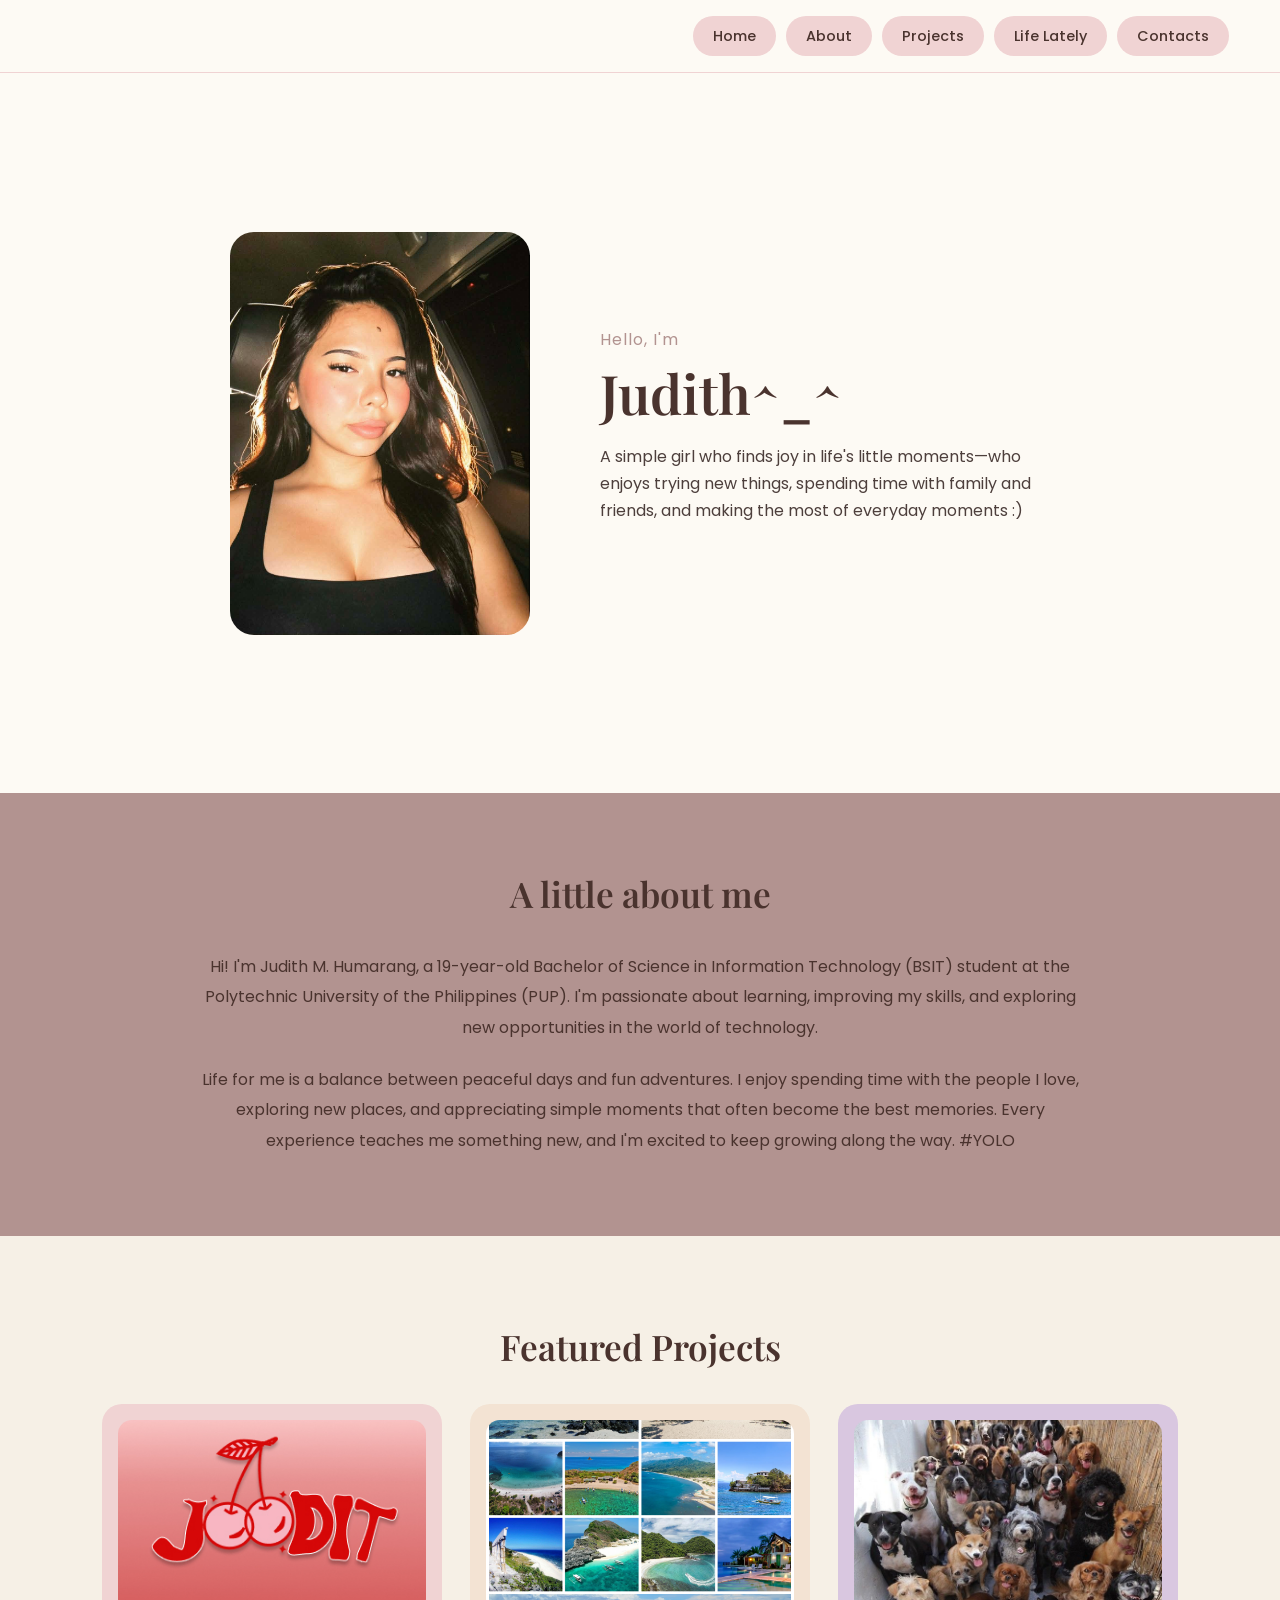
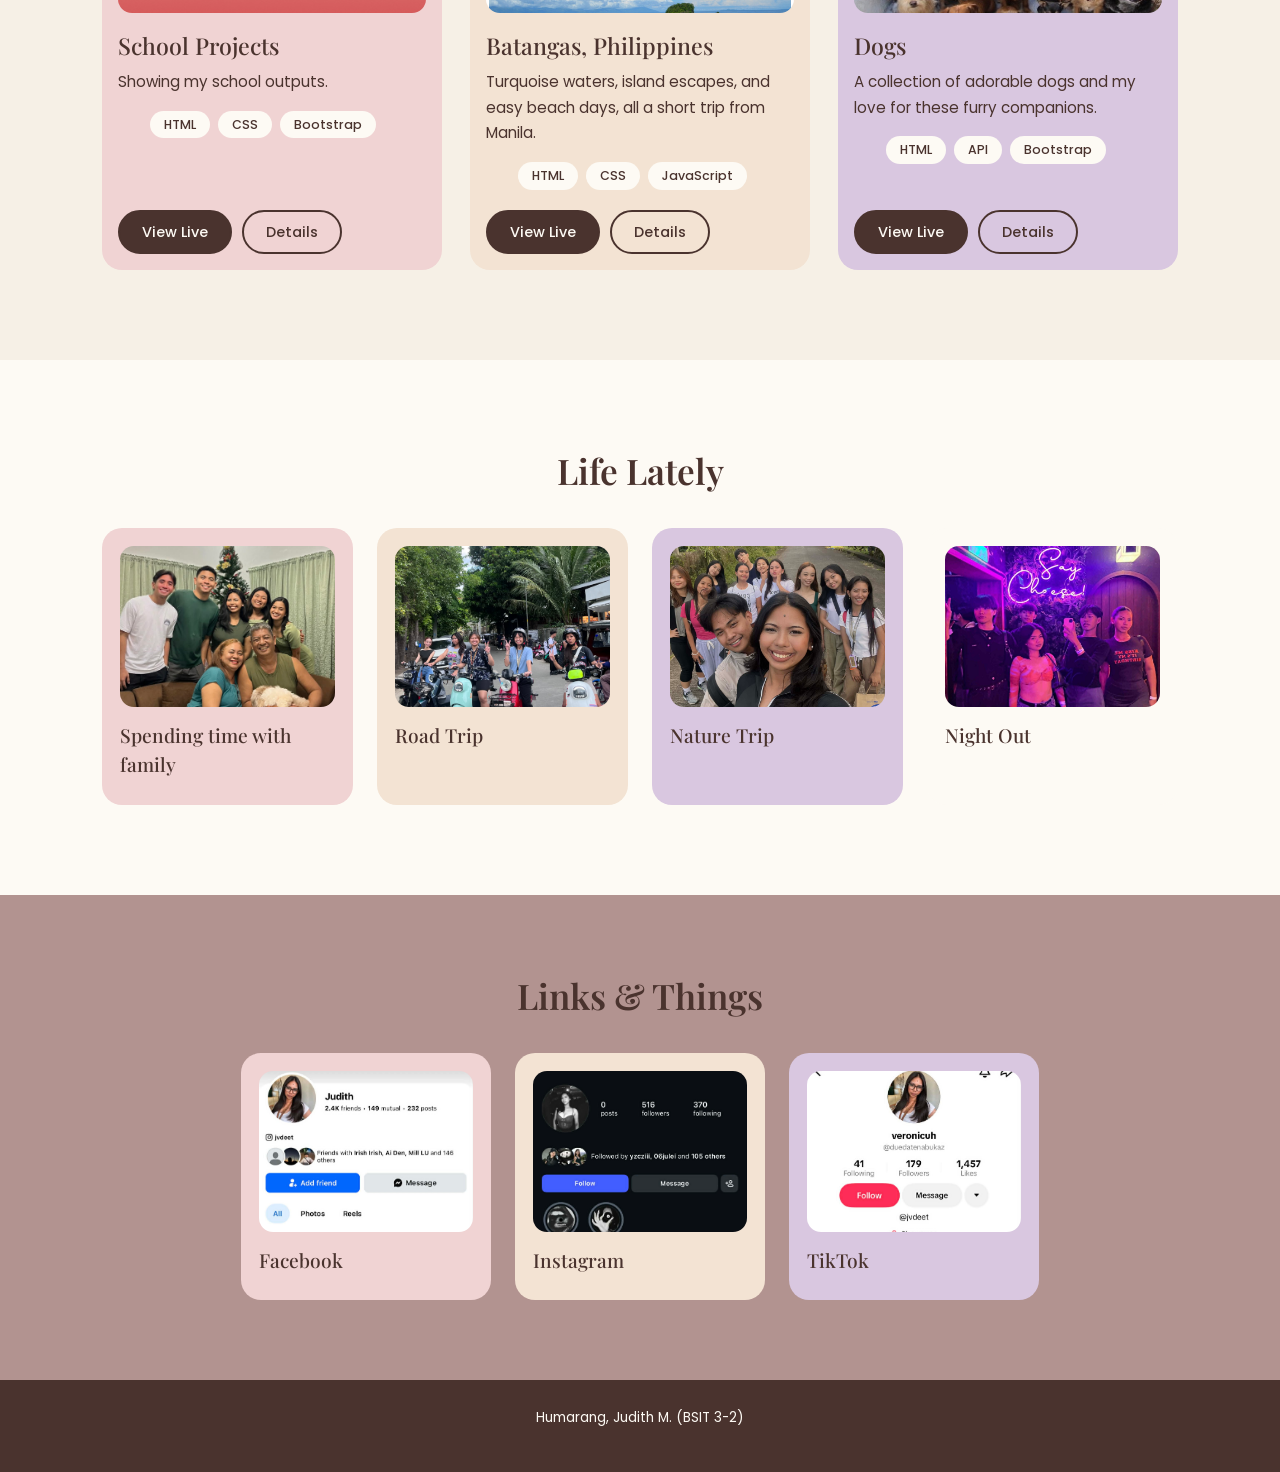
<file: index.html>
<!DOCTYPE html>
<html lang="en">
<head>
  <meta charset="UTF-8">
  <meta name="viewport" content="width=device-width, initial-scale=1.0">
  <title>Judith</title>

  <link rel="preconnect" href="https://fonts.googleapis.com">
  <link href="https://fonts.googleapis.com/css2?family=Playfair+Display:ital,wght@0,500;0,600;1,500&family=Poppins:wght@300;400;500;600&display=swap" rel="stylesheet">
  <link href="https://cdn.jsdelivr.net/npm/bootstrap@5.3.3/dist/css/bootstrap.min.css" rel="stylesheet">
  <link rel="stylesheet" href="style.css">
</head>
<body>

  <!-- HEADER -->
  <header class="header">
    <nav class="header__nav">
      <a href="#home" class="nav-btn">Home</a>
      <a href="#about" class="nav-btn">About</a>
      <a href="#featured" class="nav-btn">Projects</a>
      <a href="#life-lately" class="nav-btn">Life Lately</a>
      <a href="#contacts" class="nav-btn">Contacts</a>
    </nav>
  </header>

  <!-- HERO -->
  <section class="hero" id="home">
    <div class="hero__img">
      <img src="judith.jpg" alt="Judith's photo">
    </div>

    <div class="hero__text">
      <p class="eyebrow">Hello, I'm</p>
      <h1>Judith^_^</h1>

      <p class="hero__desc">
        A simple girl who finds joy in life's little moments—who enjoys
        trying new things, spending time with family and friends,
        and making the most of everyday moments :)
      </p>
    </div>
  </section>

  <!-- ABOUT ME -->
  <section class="about" id="about">
    <h2 class="section-title">A little about me</h2>

    <div class="about-text">
      <p>
        Hi! I'm Judith M. Humarang, a 19-year-old Bachelor of Science
        in Information Technology (BSIT) student at the Polytechnic
        University of the Philippines (PUP).
        I'm passionate about learning, improving my skills,
        and exploring new opportunities in the world of technology.
      </p>

      <p>
        Life for me is a balance between peaceful days and fun adventures.
        I enjoy spending time with the people I love, exploring new places,
        and appreciating simple moments that often become the best memories.
        Every experience teaches me something new, and I'm excited to keep
        growing along the way. #YOLO
      </p>
    </div>
  </section>

  <!-- FEATURED PROJECTS -->
  <section class="featured" id="featured">
    <h2 class="section-title">Featured Projects</h2>

    <div class="featured__grid">
      <article class="project-card card--pink">
        <a href="project1.html" class="project-card__img" aria-label="Open Personal Portfolio">
          <img src="output1.jpg" alt="Personal Portfolio preview">
        </a>
        <h3>School Projects</h3>
        <p class="project-card__desc">Showing my school outputs.</p>
        <ul class="tags"><li>HTML</li><li>CSS</li><li>Bootstrap</li></ul>
        <div class="project-card__actions">
          <a href="project1.html" class="btn-pill btn-pill--solid">View Live</a>
          <a href="project1.html" class="btn-pill btn-pill--ghost">Details</a>
        </div>
      </article>

      <article class="project-card card--beige">
        <a href="project2.html" class="project-card__img" aria-label="Open Travel Gallery">
          <img src="bats.jpg" alt="Travel Gallery preview">
        </a>
        <h3>Batangas, Philippines</h3>
        <p class="project-card__desc">Turquoise waters, island escapes, and easy beach days, all a short trip from Manila.</p>
        <ul class="tags"><li>HTML</li><li>CSS</li><li>JavaScript</li></ul>
        <div class="project-card__actions">
          <a href="project2.html" class="btn-pill btn-pill--solid">View Live</a>
          <a href="project2.html" class="btn-pill btn-pill--ghost">Details</a>
        </div>
      </article>

      <article class="project-card card--lilac">
        <a href="project3.html" class="project-card__img" aria-label="Open Product Showcase">
          <img src="dogs.jpg" alt="Product Showcase preview">
        </a>
        <h3>Dogs</h3>
        <p class="project-card__desc">A collection of adorable dogs and my love for these furry companions.</p>
        <ul class="tags"><li>HTML</li><li>API</li><li>Bootstrap</li></ul>
        <div class="project-card__actions">
          <a href="project3.html" class="btn-pill btn-pill--solid">View Live</a>
          <a href="project3.html" class="btn-pill btn-pill--ghost">Details</a>
        </div>
      </article>
    </div>
  </section>

  <!-- LIFE LATELY -->
  <section class="hobbies life" id="life-lately">
    <h2 class="section-title">Life Lately</h2>

    <div class="hobbies__grid">
      <div class="hobby card--pink">
        <img src="hobby1.jpg" alt="Spending time with family">
        <h3>Spending time with family</h3>
      </div>

      <div class="hobby card--beige">
        <img src="hobby2.jpg" alt="Road trip">
        <h3>Road Trip</h3>
      </div>

      <div class="hobby card--lilac">
        <img src="hobby3.jpg" alt="Nature trip">
        <h3>Nature Trip</h3>
      </div>

      <div class="hobby card--cream">
        <img src="hobby4.jpg" alt="Night out">
        <h3>Night Out</h3>
      </div>
    </div>
  </section>

  <!-- SOCIALS -->
  <section class="contact" id="contacts">
    <h2 class="section-title">Links &amp; Things</h2>

    <div class="contact__grid">
      <div class="hobby card--pink">
        <img src="fb1.jpg" alt="Facebook">
        <h3>Facebook</h3>
      </div>

      <div class="hobby card--beige">
        <img src="ig1.jpg" alt="Instagram">
        <h3>Instagram</h3>
      </div>

      <div class="hobby card--lilac">
        <img src="tt1.jpg" alt="TikTok">
        <h3>TikTok</h3>
      </div>
    </div>
  </section>

  <!-- FOOTER -->
  <footer class="footer">
    <p>Humarang, Judith M. (BSIT 3-2)</p>
  </footer>

</body>
</html>
</file>
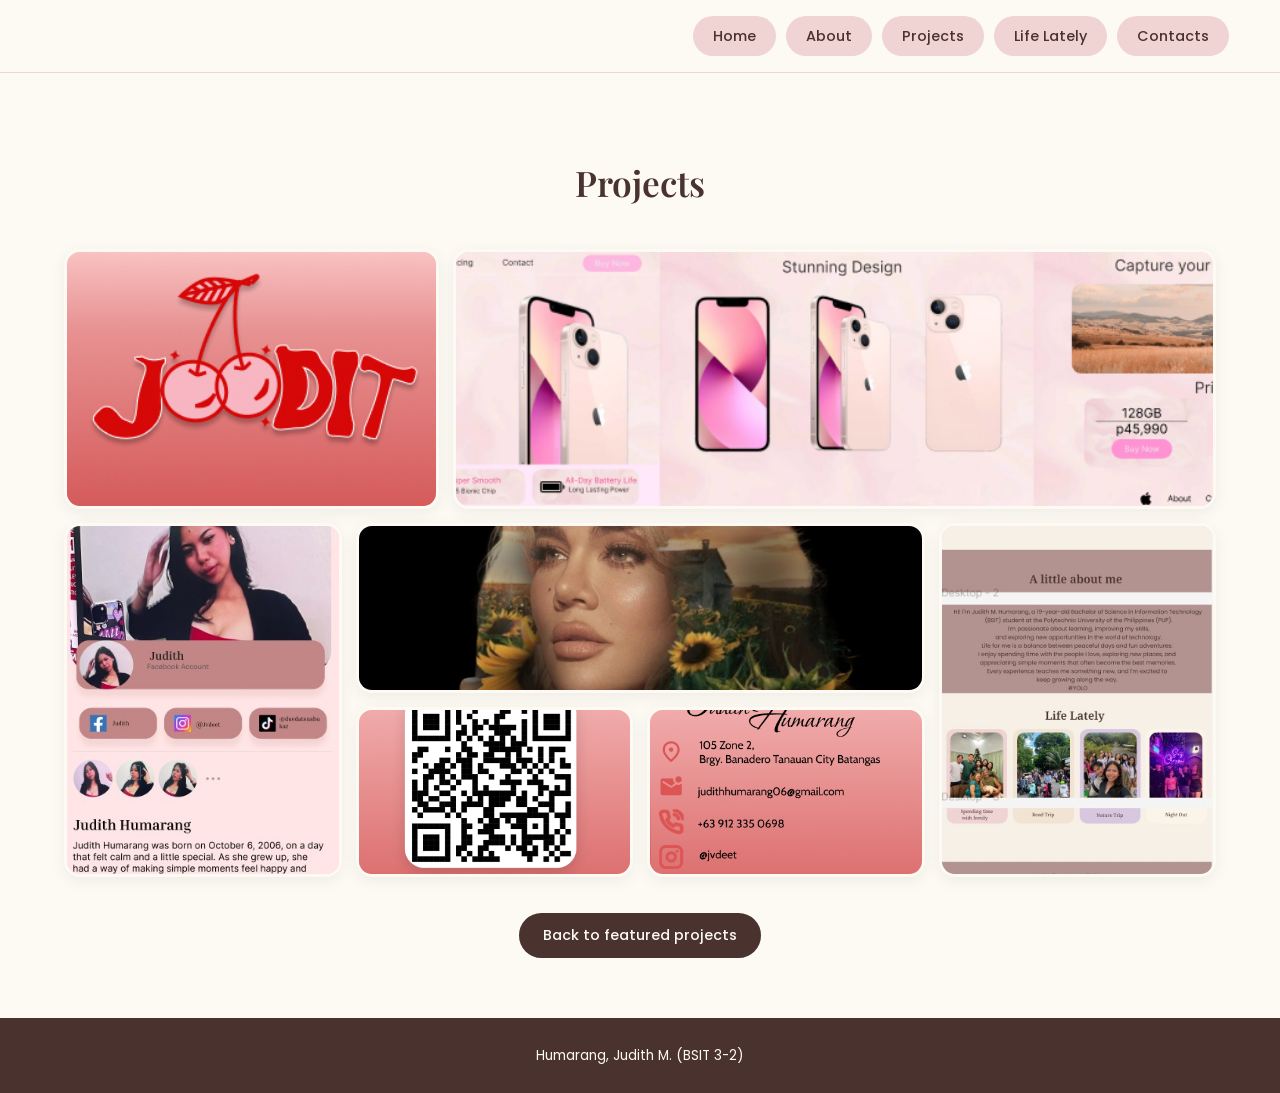
<file: joditcute/index.html>
<!DOCTYPE html>
<html lang="en">
<head>
  <meta charset="UTF-8">
  <meta name="viewport" content="width=device-width, initial-scale=1.0">
  <title>Personal Portfolio | Judith</title>

  <link rel="preconnect" href="https://fonts.googleapis.com">
  <link href="https://fonts.googleapis.com/css2?family=Playfair+Display:ital,wght@0,500;0,600;1,500&family=Poppins:wght@300;400;500;600&display=swap" rel="stylesheet">
  <link rel="stylesheet" href="style.css">
</head>
<body>

  <header class="header">
    <nav class="header__nav">
      <a href="index.html#home" class="nav-btn">Home</a>
      <a href="index.html#about" class="nav-btn">About</a>
      <a href="index.html#featured" class="nav-btn">Projects</a>
      <a href="index.html#life-lately" class="nav-btn">Life Lately</a>
      <a href="index.html#contacts" class="nav-btn">Contacts</a>
    </nav>
  </header>

  <!-- PROJECTS GALLERY -->
  <section class="projects-section" id="projects">
    <h2 class="section-title">Projects</h2>

    <div class="bento">
    <figure class="bento__item bento__item--1">
      <img src="output1.jpg" alt="Output 1">
    </figure>

    <figure class="bento__item bento__item--2">
      <img src="output2.jpg" alt="Output 2">
    </figure>

    <figure class="bento__item bento__item--3">
      <img src="output3.jpg" alt="Output 3">
    </figure>

    <figure class="bento__item bento__item--4">
      <img src="output4.jpg" alt="Output 4">
    </figure>

    <figure class="bento__item bento__item--5">
      <img src="output5.jpg" alt="Output 5">
    </figure>

    <figure class="bento__item bento__item--6">
      <img src="output6.jpg" alt="Output 6">
    </figure>

    <figure class="bento__item bento__item--7">
      <img src="output7.jpg" alt="Output 7">
    </figure>
    </div>

    <div class="gallery-back">
      <a href="index.html#featured" class="btn-pill btn-pill--solid">Back to featured projects</a>
    </div>
  </section>

  <footer class="footer">
    <p>Humarang, Judith M. (BSIT 3-2)</p>
  </footer>

</body>
</html>
</file>
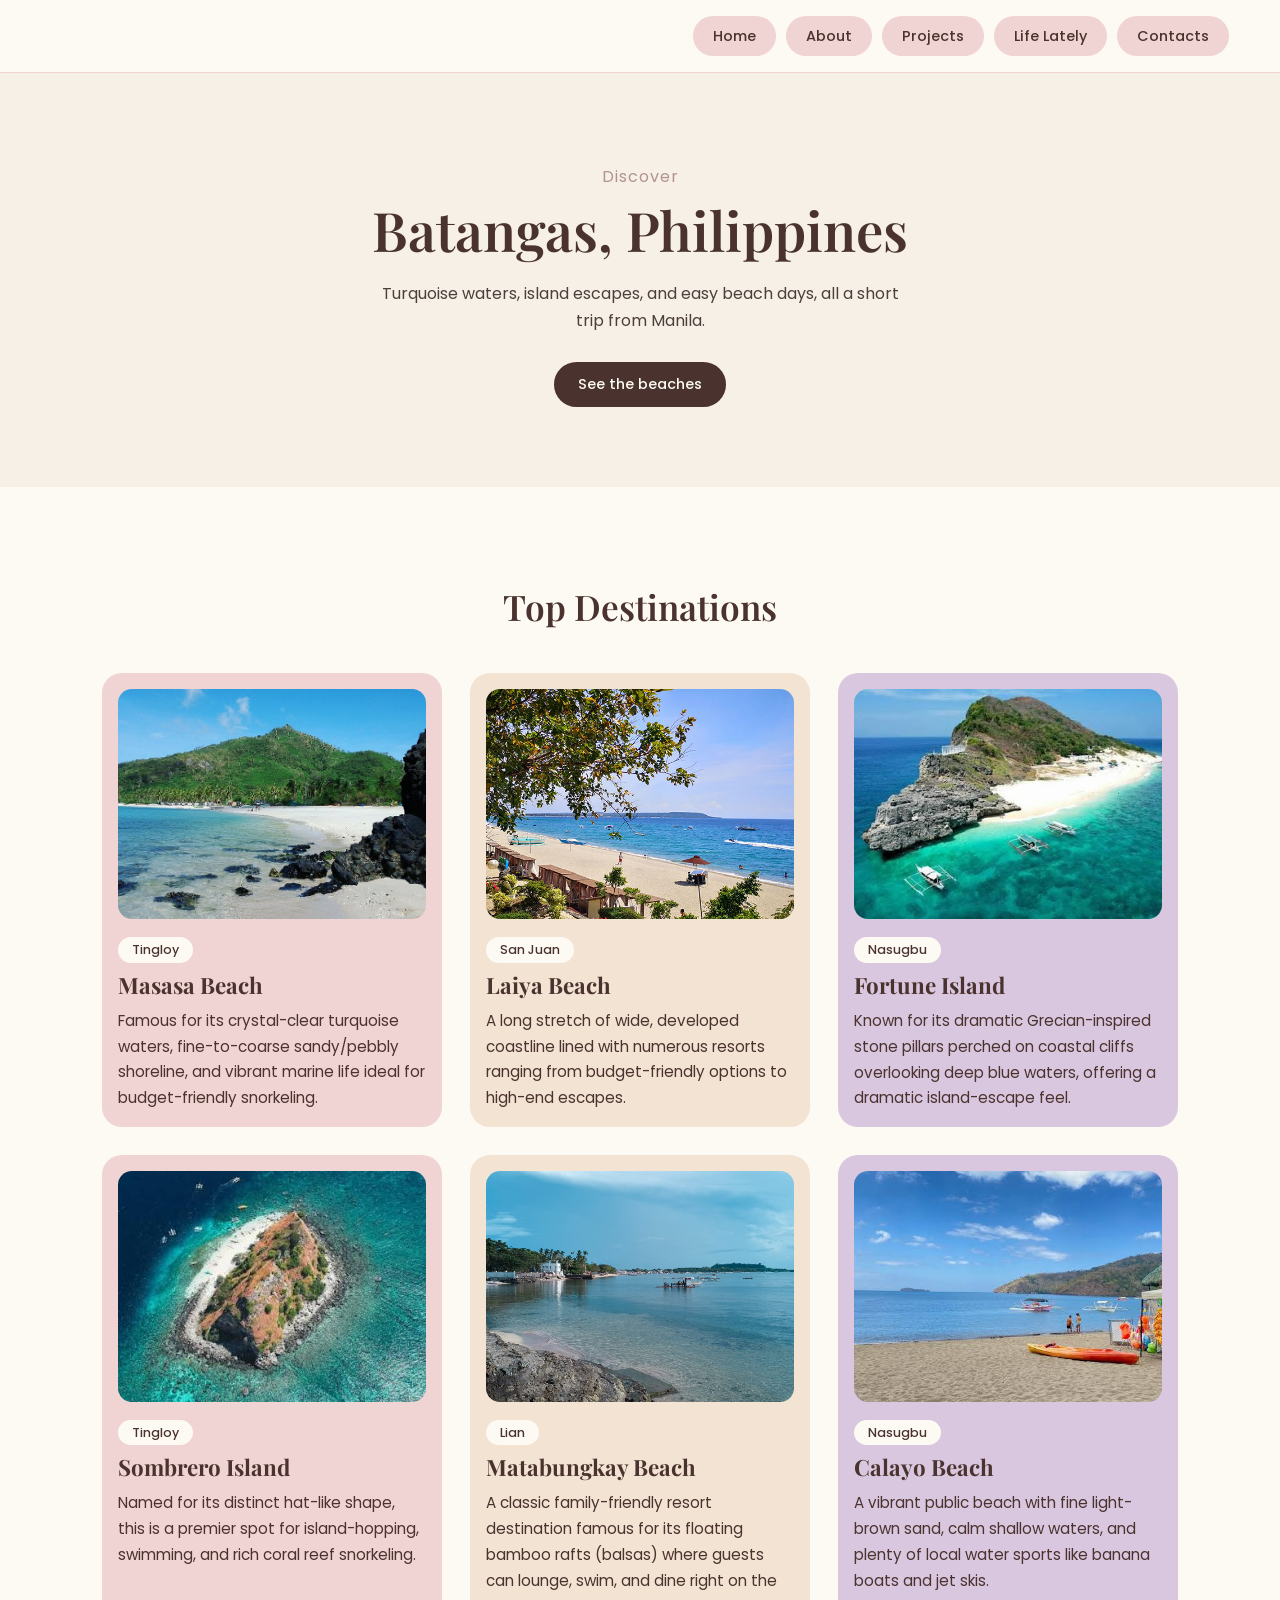
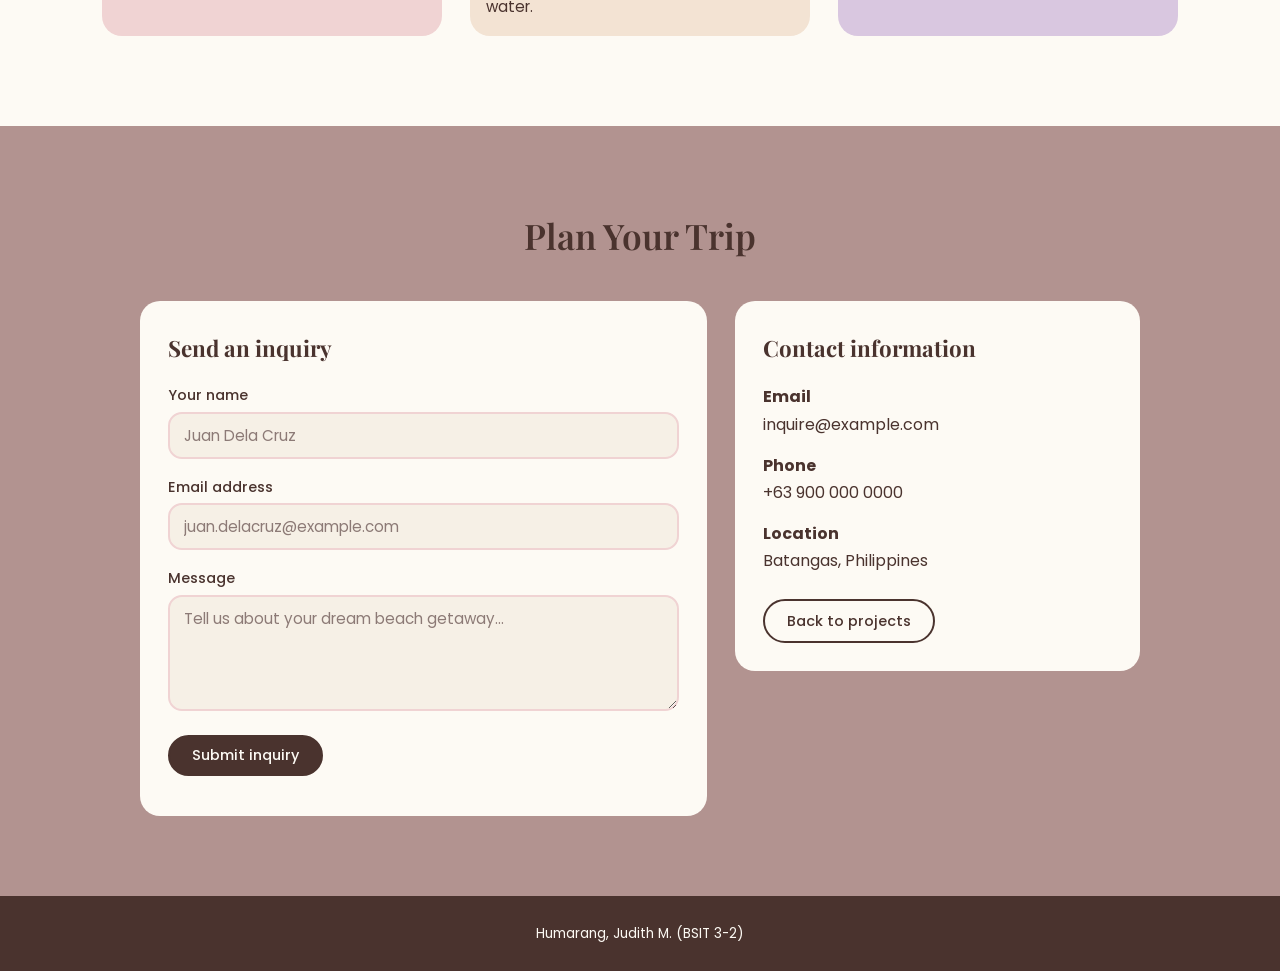
<file: project2.html>
<!DOCTYPE html>
<html lang="en">
<head>
  <meta charset="UTF-8">
  <meta name="viewport" content="width=device-width, initial-scale=1.0">
  <title>Discover Batangas | Judith</title>

  <link rel="preconnect" href="https://fonts.googleapis.com">
  <link href="https://fonts.googleapis.com/css2?family=Playfair+Display:ital,wght@0,500;0,600;1,500&family=Poppins:wght@300;400;500;600&display=swap" rel="stylesheet">
  <link rel="stylesheet" href="project2.css">
</head>
<body>

  <header class="header">
    <nav class="header__nav">
      <a href="index.html#home" class="nav-btn">Home</a>
      <a href="index.html#about" class="nav-btn">About</a>
      <a href="index.html#featured" class="nav-btn">Projects</a>
      <a href="index.html#life-lately" class="nav-btn">Life Lately</a>
      <a href="index.html#contacts" class="nav-btn">Contacts</a>
    </nav>
  </header>

  <section class="hero">
    <p class="eyebrow">Discover</p>
    <h1>Batangas, Philippines</h1>
    <p class="hero__desc">Turquoise waters, island escapes, and easy beach days, all a short trip from Manila.</p>
    <a href="#destinations" class="btn-pill btn-pill--solid">See the beaches</a>
  </section>

  <section class="destinations" id="destinations">
    <h2 class="section-title">Top Destinations</h2>
    <div class="spots">
      <article class="spot">
        <img src="masasa.jpg" alt="Masasa Beach, Tingloy">
        <div class="spot__body">
          <span class="place">Tingloy</span>
          <h3>Masasa Beach</h3>
          <p>Famous for its crystal-clear turquoise waters, fine-to-coarse sandy/pebbly shoreline, and vibrant marine life ideal for budget-friendly snorkeling.</p>
        </div>
      </article>

      <article class="spot">
        <img src="laiya.jpg" alt="Laiya Beach, San Juan">
        <div class="spot__body">
          <span class="place">San Juan</span>
          <h3>Laiya Beach</h3>
          <p>A long stretch of wide, developed coastline lined with numerous resorts ranging from budget-friendly options to high-end escapes.</p>
        </div>
      </article>

      <article class="spot">
        <img src="fortune.jpg" alt="Fortune Island, Nasugbu">
        <div class="spot__body">
          <span class="place">Nasugbu</span>
          <h3>Fortune Island</h3>
          <p>Known for its dramatic Grecian-inspired stone pillars perched on coastal cliffs overlooking deep blue waters, offering a dramatic island-escape feel.</p>
        </div>
      </article>

      <article class="spot">
        <img src="sombrero.jpg" alt="Sombrero Island, Tingloy">
        <div class="spot__body">
          <span class="place">Tingloy</span>
          <h3>Sombrero Island</h3>
          <p>Named for its distinct hat-like shape, this is a premier spot for island-hopping, swimming, and rich coral reef snorkeling.</p>
        </div>
      </article>

      <article class="spot">
        <img src="matabungkay.jpg" alt="Matabungkay Beach, Lian">
        <div class="spot__body">
          <span class="place">Lian</span>
          <h3>Matabungkay Beach</h3>
          <p>A classic family-friendly resort destination famous for its floating bamboo rafts (balsas) where guests can lounge, swim, and dine right on the water.</p>
        </div>
      </article>

      <article class="spot">
        <img src="calayo.jpg" alt="Calayo Beach, Nasugbu">
        <div class="spot__body">
          <span class="place">Nasugbu</span>
          <h3>Calayo Beach</h3>
          <p>A vibrant public beach with fine light-brown sand, calm shallow waters, and plenty of local water sports like banana boats and jet skis.</p>
        </div>
      </article>
    </div>
  </section>

  <section class="plan" id="contact">
    <h2 class="section-title">Plan Your Trip</h2>

    <div class="plan__grid">
      <form class="plan__form" id="inquiry">
        <h3>Send an inquiry</h3>

        <label for="name">Your name</label>
        <input type="text" id="name" required placeholder="Juan Dela Cruz">

        <label for="email">Email address</label>
        <input type="email" id="email" required placeholder="juan.delacruz@example.com">

        <label for="message">Message</label>
        <textarea id="message" rows="4" required placeholder="Tell us about your dream beach getaway..."></textarea>

        <button type="submit" class="btn-pill btn-pill--solid">Submit inquiry</button>
        <p class="form-note" id="form-note" role="status"></p>
      </form>

      <div class="plan__info">
        <h3>Contact information</h3>
        <ul>
          <li><strong>Email</strong><span>inquire@example.com</span></li>
          <li><strong>Phone</strong><span>+63 900 000 0000</span></li>
          <li><strong>Location</strong><span>Batangas, Philippines</span></li>
        </ul>
        <a href="index.html#featured" class="btn-pill btn-pill--ghost">Back to projects</a>
      </div>
    </div>
  </section>

  <footer class="footer">
    <p>Humarang, Judith M. (BSIT 3-2)</p>
  </footer>

  <script>
    document.getElementById('inquiry').addEventListener('submit', function (e) {
      e.preventDefault();
      document.getElementById('form-note').textContent = 'Thanks! Your inquiry was noted. We’ll get back to you soon.';
      e.target.reset();
    });
  </script>
</body>
</html>
</file>
<file: style.css>
/* ===== COLOR PALETTE ===== */
:root {
  --cream: #f6f0e6;
  --paper: #fdfaf4;
  --mauve: #b29390;
  --brown: #4a332e;
  --pink: #f0d3d3;
  --beige: #f3e3d3;
  --lilac: #d9c7e0;
}

/* ===== GENERAL ===== */
* {
  margin: 0;
  padding: 0;
  box-sizing: border-box;
}

html {
  scroll-behavior: smooth;
  scroll-padding-top: 90px;
}

body {
  font-family: 'Poppins', sans-serif;
  color: var(--brown);
  background: var(--paper);
  line-height: 1.7;
}

h1,
h2,
h3 {
  font-family: 'Playfair Display', serif;
}

img {
  max-width: 100%;
  display: block;
}

section {
  scroll-margin-top: 90px;
}

/* ===== HEADER ===== */
.header {
  position: sticky;
  top: 0;
  z-index: 100;
  display: flex;
  align-items: center;
  justify-content: flex-end;
  width: 100%;
  padding: 16px 4%;
  background: rgba(253, 250, 244, 0.95);
  backdrop-filter: blur(8px);
  border-bottom: 1px solid var(--pink);
}

.header__nav {
  display: flex;
  align-items: center;
  justify-content: flex-end;
  flex-wrap: wrap;
  gap: 10px;
}

.nav-btn {
  display: inline-block;
  background: var(--pink);
  color: var(--brown);
  text-decoration: none;
  padding: 8px 20px;
  border-radius: 50px;
  font-size: 0.9rem;
  font-weight: 500;
  transition:
    transform 0.2s,
    background 0.2s,
    color 0.2s;
}

.nav-btn:hover {
  background: var(--brown);
  color: var(--paper);
  transform: translateY(-2px);
}

/* ===== HERO ===== */
.hero {
  display: flex;
  align-items: center;
  justify-content: center;
  gap: 60px;
  padding: 80px 8%;
  flex-wrap: wrap;
  min-height: 80vh;
}

.hero__img {
  position: relative;
  flex: 0 1 320px;
  text-align: center;
}

.hero__img img {
  border-radius: 24px;
  width: 100%;
  max-width: 300px;
  margin: 0 auto;
  object-fit: cover;
}

.hero__text {
  flex: 1 1 380px;
  max-width: 460px;
}

.eyebrow {
  font-size: 1rem;
  color: var(--mauve);
  letter-spacing: 1px;
  margin-bottom: 6px;
}

.hero h1 {
  font-size: 3.4rem;
  font-weight: 600;
  margin-bottom: 18px;
}

.hero__desc {
  color: #4d3f3c;
}

/* ===== SECTION TITLE ===== */
.section-title {
  font-size: 2.2rem;
  font-weight: 600;
  text-align: center;
  margin-bottom: 36px;
}

/* ===== ABOUT ME ===== */
.about {
  background: var(--mauve);
  padding: 80px 8%;
  text-align: center;
}

.about .section-title {
  color: var(--brown);
}

.about-text {
  max-width: 900px;
  margin: 0 auto;
  font-size: 1rem;
  line-height: 1.9;
  color: var(--brown);
}

.about-text p {
  margin-bottom: 22px;
}

.about-text p:last-child {
  margin-bottom: 0;
}

/* ===== OUTPUTS & LIFE LATELY ===== */
.hobbies {
  padding: 90px 8%;
  text-align: center;
  background: var(--cream);
}

.hobbies__grid {
  display: grid;
  grid-template-columns: repeat(4, minmax(0, 1fr));
  gap: 24px;
}

.hobby {
  border-radius: 20px;
  padding: 18px;
  text-align: left;
  transition: transform 0.25s, box-shadow 0.25s;
}

.hobby:hover {
  transform: translateY(-5px);
  box-shadow: 0 10px 24px rgba(74, 51, 46, 0.10);
}

.hobby img {
  width: 100%;
  aspect-ratio: 4 / 3;
  object-fit: cover;
  border-radius: 14px;
  margin-bottom: 14px;
}

.hobby h3 {
  font-size: 1.2rem;
  line-height: 1.5;
}

/* ===== CARD COLORS ===== */
.card--pink {
  background: var(--pink);
}

.card--beige {
  background: var(--beige);
}

.card--lilac {
  background: var(--lilac);
}

.card--cream {
  background: var(--paper);
}

/* ===== LIFE LATELY ===== */
.life {
  background: var(--paper);
}

/* ===== SOCIALS ===== */
.contact {
  background: var(--mauve);
  color: var(--brown);
  padding: 80px 8%;
  text-align: center;
}

.contact .section-title {
  color: var(--brown);
}

.contact__grid {
  display: grid;
  grid-template-columns: repeat(3, minmax(0, 250px));
  justify-content: center;
  gap: 24px;
}

/* ===== FOOTER ===== */
.footer {
  text-align: center;
  padding: 26px 8%;
  background: var(--brown);
  color: var(--paper);
  font-size: 0.85rem;
}

/* ===== TABLET ===== */
@media (max-width: 1000px) {
  .hobbies__grid {
    grid-template-columns: repeat(2, minmax(0, 1fr));
  }
}

/* ===== MOBILE ===== */
@media (max-width: 768px) {
  .header {
    padding: 12px 4%;
  }

  .header__nav {
    gap: 8px;
  }

  .nav-btn {
    padding: 7px 13px;
    font-size: 0.8rem;
  }

  .hero {
    padding: 50px 6%;
    gap: 30px;
    min-height: auto;
    text-align: center;
  }

  .hero__img {
    flex-basis: 100%;
  }

  .hero__text {
    flex-basis: 100%;
    display: flex;
    flex-direction: column;
    align-items: center;
  }

  .hero h1 {
    font-size: 2.6rem;
  }

  .about,
  .hobbies,
  .contact {
    padding: 60px 6%;
  }

  .section-title {
    font-size: 1.9rem;
  }

  .contact__grid {
    grid-template-columns: repeat(2, minmax(0, 1fr));
  }
}

/* ===== SMALL MOBILE ===== */
@media (max-width: 480px) {
  .header__nav {
    gap: 6px;
  }

  .nav-btn {
    padding: 7px 10px;
    font-size: 0.75rem;
  }

  .hobbies__grid,
  .contact__grid {
    grid-template-columns: 1fr;
  }

  .hero h1 {
    font-size: 2.3rem;
  }

  .section-title {
    font-size: 1.7rem;
  }

}

/* ===== PROJECTS SECTION SPACING ===== */
.projects-section {
  padding: 80px 5% 40px;
  background: var(--paper);
}

/* ===== FEATURED PROJECTS ===== */
.featured {
  padding: 90px 8%;
  background: var(--cream);
  text-align: center;
}

.featured__grid {
  max-width: 1200px;
  margin: 0 auto;
  display: grid;
  grid-template-columns: repeat(3, minmax(0, 1fr));
  gap: 28px;
  align-items: start;
}

.project-card {
  display: flex;
  flex-direction: column;
  height: 100%;
  padding: 16px;
  border-radius: 20px;
  text-align: left;
  transition: transform 0.25s, box-shadow 0.25s;
}

.project-card:hover {
  transform: translateY(-5px);
  box-shadow: 0 10px 24px rgba(74, 51, 46, 0.10);
}

.project-card__img {
  display: block;
  border-radius: 14px;
  overflow: hidden;
  margin-bottom: 18px;
}

.project-card__img img {
  width: 100%;
  aspect-ratio: 16 / 10;
  object-fit: cover;
  transition: transform 0.4s ease;
}

.project-card:hover .project-card__img img {
  transform: scale(1.04);
}

.project-card h3 {
  font-size: 1.45rem;
  line-height: 1.3;
  margin-bottom: 8px;
}

.project-card__desc {
  font-size: 0.95rem;
  line-height: 1.7;
  margin-bottom: 16px;
}

.tags {
  display: flex;
  flex-wrap: wrap;
  gap: 8px;
  list-style: none;
  margin-bottom: 20px;
}

.tags li {
  background: var(--paper);
  color: var(--brown);
  font-size: 0.78rem;
  font-weight: 500;
  padding: 3px 14px;
  border-radius: 50px;
}

.project-card__actions {
  display: flex;
  flex-wrap: wrap;
  gap: 10px;
  margin-top: auto;
}

.btn-pill {
  display: inline-block;
  text-decoration: none;
  font-size: 0.9rem;
  font-weight: 500;
  padding: 8px 22px;
  border-radius: 50px;
  border: 2px solid var(--brown);
  transition: background 0.2s, color 0.2s, transform 0.2s;
}

.btn-pill--solid {
  background: var(--brown);
  color: var(--paper);
}

.btn-pill--solid:hover {
  background: transparent;
  color: var(--brown);
}

.btn-pill--ghost {
  background: transparent;
  color: var(--brown);
}

.btn-pill--ghost:hover {
  background: var(--brown);
  color: var(--paper);
}

.btn-pill:focus-visible,
.nav-btn:focus-visible,
.project-card__img:focus-visible {
  outline: 3px solid var(--mauve);
  outline-offset: 3px;
}

/* ===== PROJECT DETAIL PAGE ===== */
.project-hero {
  padding: 70px 8% 60px;
  background: var(--cream);
}

.project-hero__inner {
  max-width: 1100px;
  margin: 0 auto;
  display: flex;
  align-items: center;
  gap: 56px;
  flex-wrap: wrap;
}

.project-hero__img {
  flex: 1 1 420px;
}

.project-hero__img img {
  width: 100%;
  aspect-ratio: 16 / 10;
  object-fit: cover;
  border-radius: 24px;
}

.project-hero__text {
  flex: 1 1 360px;
}

.project-hero__text h1 {
  font-size: 2.8rem;
  font-weight: 600;
  line-height: 1.2;
  margin-bottom: 16px;
}

.project-hero__text .tags {
  margin: 20px 0 26px;
}

.project-hero__text .tags li {
  background: var(--pink);
}

.project-body {
  padding: 80px 8%;
  background: var(--paper);
}

.project-body__inner {
  max-width: 760px;
  margin: 0 auto;
}

.project-body h2 {
  font-size: 1.7rem;
  font-weight: 600;
  margin: 0 0 12px;
}

.project-body section {
  margin-bottom: 44px;
}

.project-body p {
  margin-bottom: 14px;
}

.project-body ul {
  padding-left: 22px;
}

.project-body li {
  margin-bottom: 6px;
}

.project-gallery {
  display: grid;
  grid-template-columns: repeat(2, minmax(0, 1fr));
  gap: 16px;
}

.project-gallery img {
  width: 100%;
  aspect-ratio: 4 / 3;
  object-fit: cover;
  border-radius: 16px;
}

.project-nav {
  display: flex;
  justify-content: space-between;
  flex-wrap: wrap;
  gap: 12px;
  padding-top: 8px;
  border-top: 1px solid var(--pink);
  padding-top: 28px;
}

@media (max-width: 1000px) {
  .featured__grid {
    grid-template-columns: repeat(2, minmax(0, 1fr));
  }
}

@media (max-width: 768px) {
  .featured {
    padding: 60px 6%;
  }

  .projects-section {
    padding: 50px 4% 20px;
  }

  .project-hero {
    padding: 40px 6%;
  }

  .project-hero__inner {
    gap: 28px;
  }

  .project-hero__text h1 {
    font-size: 2.1rem;
  }

  .project-body {
    padding: 50px 6%;
  }
}

@media (max-width: 600px) {
  .featured__grid {
    grid-template-columns: 1fr;
  }

  .project-gallery {
    grid-template-columns: 1fr;
  }
}

@media (prefers-reduced-motion: reduce) {
  .project-card,
  .project-card__img img,
  .btn-pill {
    transition: none;
  }
}

/* ===== PROJECTS BENTO GRID ===== */
.bento {
  max-width: 1200px;
  margin: 0 auto;
  display: grid;
  grid-template-columns: repeat(12, minmax(0, 1fr));
  grid-template-rows: 260px 170px 170px;
  gap: 14px;
}

.bento__item {
  margin: 0;
  position: relative;
  overflow: hidden;
  min-width: 0;
  border: 3px solid var(--paper);
  border-radius: 16px;
  background: var(--pink);
  box-shadow: 0 4px 14px rgba(74, 51, 46, 0.08);
}

.bento__item img {
  position: absolute;
  inset: 0;
  width: 100%;
  height: 100%;
  object-fit: cover;
  transition: transform 0.4s ease;
}

.bento__item:hover img {
  transform: scale(1.04);
}

.bento__item--1 { grid-column: 1 / 5;   grid-row: 1; }
.bento__item--2 { grid-column: 5 / 13;  grid-row: 1; }
.bento__item--3 { grid-column: 1 / 4;   grid-row: 2 / 4; }
.bento__item--4 { grid-column: 4 / 10;  grid-row: 2; }
.bento__item--5 { grid-column: 4 / 7;   grid-row: 3; }
.bento__item--6 { grid-column: 7 / 10;  grid-row: 3; }
.bento__item--7 { grid-column: 10 / 13; grid-row: 2 / 4; }

@media (max-width: 768px) {
  .bento {
    grid-template-columns: repeat(2, minmax(0, 1fr));
    grid-template-rows: none;
    grid-auto-rows: 170px;
    gap: 10px;
  }

  .bento__item--1,
  .bento__item--2,
  .bento__item--3,
  .bento__item--4,
  .bento__item--5,
  .bento__item--6,
  .bento__item--7 {
    grid-column: auto;
    grid-row: auto;
  }

  .bento__item--2,
  .bento__item--4 {
    grid-column: 1 / -1;
  }

  .bento__item {
    border-width: 2px;
    border-radius: 10px;
  }
}

@media (max-width: 480px) {
  .hobby {
    padding: 15px;
  }
}

@media (prefers-reduced-motion: reduce) {
  .bento__item img {
    transition: none;
  }
}

.gallery-back {
  display: flex;
  justify-content: center;
  margin-top: 36px;
}
</file>
<file: joditcute/style.css>
/* ===== COLOR PALETTE ===== */
:root {
  --cream: #f6f0e6;
  --paper: #fdfaf4;
  --mauve: #b29390;
  --brown: #4a332e;
  --pink: #f0d3d3;
  --beige: #f3e3d3;
  --lilac: #d9c7e0;
}

/* ===== GENERAL ===== */
* {
  margin: 0;
  padding: 0;
  box-sizing: border-box;
}

html {
  scroll-behavior: smooth;
  scroll-padding-top: 90px;
}

body {
  font-family: 'Poppins', sans-serif;
  color: var(--brown);
  background: var(--paper);
  line-height: 1.7;
}

h2 {
  font-family: 'Playfair Display', serif;
}

img {
  max-width: 100%;
  display: block;
}

/* ===== HEADER ===== */
.header {
  position: sticky;
  top: 0;
  z-index: 100;
  display: flex;
  align-items: center;
  justify-content: flex-end;
  width: 100%;
  padding: 16px 4%;
  background: rgba(253, 250, 244, 0.95);
  backdrop-filter: blur(8px);
  border-bottom: 1px solid var(--pink);
}

.header__nav {
  display: flex;
  align-items: center;
  justify-content: flex-end;
  flex-wrap: wrap;
  gap: 10px;
}

.nav-btn {
  display: inline-block;
  background: var(--pink);
  color: var(--brown);
  text-decoration: none;
  padding: 8px 20px;
  border-radius: 50px;
  font-size: 0.9rem;
  font-weight: 500;
  transition: transform 0.2s, background 0.2s, color 0.2s;
}

.nav-btn:hover {
  background: var(--brown);
  color: var(--paper);
  transform: translateY(-2px);
}

/* ===== SECTION TITLE ===== */
.section-title {
  font-size: 2.2rem;
  font-weight: 600;
  text-align: center;
  margin-bottom: 36px;
}

/* ===== PROJECTS SECTION ===== */
.projects-section {
  padding: 80px 5% 60px;
  background: var(--paper);
}

/* ===== BENTO GRID ===== */
.bento {
  max-width: 1200px;
  margin: 0 auto;
  display: grid;
  grid-template-columns: repeat(12, minmax(0, 1fr));
  grid-template-rows: 260px 170px 170px;
  gap: 14px;
}

.bento__item {
  margin: 0;
  position: relative;
  overflow: hidden;
  min-width: 0;
  border: 3px solid var(--paper);
  border-radius: 16px;
  background: var(--pink);
  box-shadow: 0 4px 14px rgba(74, 51, 46, 0.08);
}

.bento__item img {
  position: absolute;
  inset: 0;
  width: 100%;
  height: 100%;
  object-fit: cover;
  transition: transform 0.4s ease;
}

.bento__item:hover img {
  transform: scale(1.04);
}

/* position of each tile */
.bento__item--1 { grid-column: 1 / 5;   grid-row: 1; }
.bento__item--2 { grid-column: 5 / 13;  grid-row: 1; }
.bento__item--3 { grid-column: 1 / 4;   grid-row: 2 / 4; }
.bento__item--4 { grid-column: 4 / 10;  grid-row: 2; }
.bento__item--5 { grid-column: 4 / 7;   grid-row: 3; }
.bento__item--6 { grid-column: 7 / 10;  grid-row: 3; }
.bento__item--7 { grid-column: 10 / 13; grid-row: 2 / 4; }

/* ===== BACK BUTTON ===== */
.gallery-back {
  display: flex;
  justify-content: center;
  margin-top: 36px;
}

.btn-pill {
  display: inline-block;
  text-decoration: none;
  font-size: 0.9rem;
  font-weight: 500;
  padding: 8px 22px;
  border-radius: 50px;
  border: 2px solid var(--brown);
  transition: background 0.2s, color 0.2s;
}

.btn-pill--solid {
  background: var(--brown);
  color: var(--paper);
}

.btn-pill--solid:hover {
  background: transparent;
  color: var(--brown);
}

.btn-pill:focus-visible,
.nav-btn:focus-visible {
  outline: 3px solid var(--mauve);
  outline-offset: 3px;
}

/* ===== FOOTER ===== */
.footer {
  text-align: center;
  padding: 26px 8%;
  background: var(--brown);
  color: var(--paper);
  font-size: 0.85rem;
}

/* ===== MOBILE ===== */
@media (max-width: 768px) {
  .header {
    padding: 12px 4%;
  }

  .header__nav {
    gap: 8px;
  }

  .nav-btn {
    padding: 7px 13px;
    font-size: 0.8rem;
  }

  .projects-section {
    padding: 50px 4% 40px;
  }

  .section-title {
    font-size: 1.9rem;
  }

  .bento {
    grid-template-columns: repeat(2, minmax(0, 1fr));
    grid-template-rows: none;
    grid-auto-rows: 170px;
    gap: 10px;
  }

  .bento__item--1,
  .bento__item--2,
  .bento__item--3,
  .bento__item--4,
  .bento__item--5,
  .bento__item--6,
  .bento__item--7 {
    grid-column: auto;
    grid-row: auto;
  }

  .bento__item--2,
  .bento__item--4 {
    grid-column: 1 / -1;
  }

  .bento__item {
    border-width: 2px;
    border-radius: 10px;
  }
}

@media (max-width: 480px) {
  .header__nav {
    gap: 6px;
  }

  .nav-btn {
    padding: 7px 10px;
    font-size: 0.75rem;
  }

  .section-title {
    font-size: 1.7rem;
  }
}

@media (prefers-reduced-motion: reduce) {
  .bento__item img,
  .nav-btn,
  .btn-pill {
    transition: none;
  }
}
</file>
<file: project2.css>
/* project2.css - Discover Batangas */
:root {
  --cream: #f6f0e6;
  --paper: #fdfaf4;
  --mauve: #b29390;
  --brown: #4a332e;
  --pink: #f0d3d3;
  --beige: #f3e3d3;
  --lilac: #d9c7e0;
}

* { margin: 0; padding: 0; box-sizing: border-box; }

html { scroll-behavior: smooth; scroll-padding-top: 90px; }

body {
  font-family: 'Poppins', sans-serif;
  color: var(--brown);
  background: var(--paper);
  line-height: 1.7;
}

h1, h2, h3 { font-family: 'Playfair Display', serif; }
img { max-width: 100%; display: block; }

/* header */
.header {
  position: sticky; top: 0; z-index: 100;
  display: flex; align-items: center; justify-content: flex-end;
  padding: 16px 4%;
  background: rgba(253, 250, 244, 0.95);
  backdrop-filter: blur(8px);
  border-bottom: 1px solid var(--pink);
}
.header__nav { display: flex; flex-wrap: wrap; justify-content: flex-end; gap: 10px; }
.nav-btn {
  display: inline-block; background: var(--pink); color: var(--brown);
  text-decoration: none; padding: 8px 20px; border-radius: 50px;
  font-size: 0.9rem; font-weight: 500;
  transition: transform 0.2s, background 0.2s, color 0.2s;
}
.nav-btn:hover { background: var(--brown); color: var(--paper); transform: translateY(-2px); }

/* hero */
.hero {
  background: var(--cream);
  text-align: center;
  padding: 90px 8% 80px;
}
.eyebrow { font-size: 1rem; color: var(--mauve); letter-spacing: 1px; margin-bottom: 6px; }
.hero h1 { font-size: 3.4rem; font-weight: 600; line-height: 1.2; margin-bottom: 18px; }
.hero__desc { max-width: 520px; margin: 0 auto 28px; color: #4d3f3c; }

/* buttons */
.btn-pill {
  display: inline-block; text-decoration: none; cursor: pointer;
  font-family: inherit; font-size: 0.9rem; font-weight: 500;
  padding: 8px 22px; border-radius: 50px; border: 2px solid var(--brown);
  transition: background 0.2s, color 0.2s;
}
.btn-pill--solid { background: var(--brown); color: var(--paper); }
.btn-pill--solid:hover { background: transparent; color: var(--brown); }
.btn-pill--ghost { background: transparent; color: var(--brown); }
.btn-pill--ghost:hover { background: var(--brown); color: var(--paper); }
.btn-pill:focus-visible, .nav-btn:focus-visible,
input:focus-visible, textarea:focus-visible { outline: 3px solid var(--mauve); outline-offset: 3px; }

/* titles */
.section-title { font-size: 2.2rem; font-weight: 600; text-align: center; margin-bottom: 36px; }

/* destinations */
.destinations { padding: 90px 8%; background: var(--paper); }
.spots {
  max-width: 1200px; margin: 0 auto;
  display: grid; grid-template-columns: repeat(3, minmax(0, 1fr));
  gap: 28px;
}
.spot {
  display: flex; flex-direction: column;
  padding: 16px; border-radius: 20px;
  transition: transform 0.25s, box-shadow 0.25s;
}
.spot:nth-child(3n+1) { background: var(--pink); }
.spot:nth-child(3n+2) { background: var(--beige); }
.spot:nth-child(3n)   { background: var(--lilac); }
.spot:hover { transform: translateY(-5px); box-shadow: 0 10px 24px rgba(74, 51, 46, 0.10); }
.spot img { width: 100%; aspect-ratio: 4 / 3; object-fit: cover; border-radius: 14px; margin-bottom: 16px; }
.place {
  display: inline-block; background: var(--paper);
  font-size: 0.78rem; font-weight: 500; padding: 2px 14px; border-radius: 50px; margin-bottom: 8px;
}
.spot h3 { font-size: 1.4rem; line-height: 1.3; margin-bottom: 8px; }
.spot p { font-size: 0.95rem; }

/* plan your trip */
.plan { background: var(--mauve); padding: 80px 8%; }
.plan__grid {
  max-width: 1000px; margin: 0 auto;
  display: grid; grid-template-columns: 1.4fr 1fr; gap: 28px; align-items: start;
}
.plan__form, .plan__info { background: var(--paper); border-radius: 20px; padding: 28px; }
.plan h3 { font-size: 1.4rem; margin-bottom: 16px; }
.plan label { display: block; font-size: 0.9rem; font-weight: 500; margin-bottom: 4px; }
.plan input, .plan textarea {
  width: 100%; font-family: inherit; font-size: 0.95rem; color: var(--brown);
  background: var(--cream); border: 2px solid var(--pink); border-radius: 14px;
  padding: 10px 14px; margin-bottom: 16px;
}
.plan textarea { resize: vertical; }
.plan input::placeholder, .plan textarea::placeholder { color: #8c7a76; }
.form-note { margin-top: 12px; font-size: 0.9rem; }
.plan__info ul { list-style: none; margin-bottom: 24px; }
.plan__info li { margin-bottom: 14px; }
.plan__info strong { display: block; }

/* footer */
.footer { text-align: center; padding: 26px 8%; background: var(--brown); color: var(--paper); font-size: 0.85rem; }

/* responsive */
@media (max-width: 1000px) {
  .spots { grid-template-columns: repeat(2, minmax(0, 1fr)); }
}
@media (max-width: 768px) {
  .header { padding: 12px 4%; }
  .header__nav { gap: 8px; }
  .nav-btn { padding: 7px 13px; font-size: 0.8rem; }
  .hero { padding: 60px 6% 50px; }
  .hero h1 { font-size: 2.4rem; }
  .destinations, .plan { padding: 60px 6%; }
  .section-title { font-size: 1.9rem; }
  .plan__grid { grid-template-columns: 1fr; }
}
@media (max-width: 600px) {
  .spots { grid-template-columns: 1fr; }
}
@media (max-width: 480px) {
  .nav-btn { padding: 7px 10px; font-size: 0.75rem; }
}
@media (prefers-reduced-motion: reduce) {
  .spot, .nav-btn, .btn-pill { transition: none; }
}
</file>
